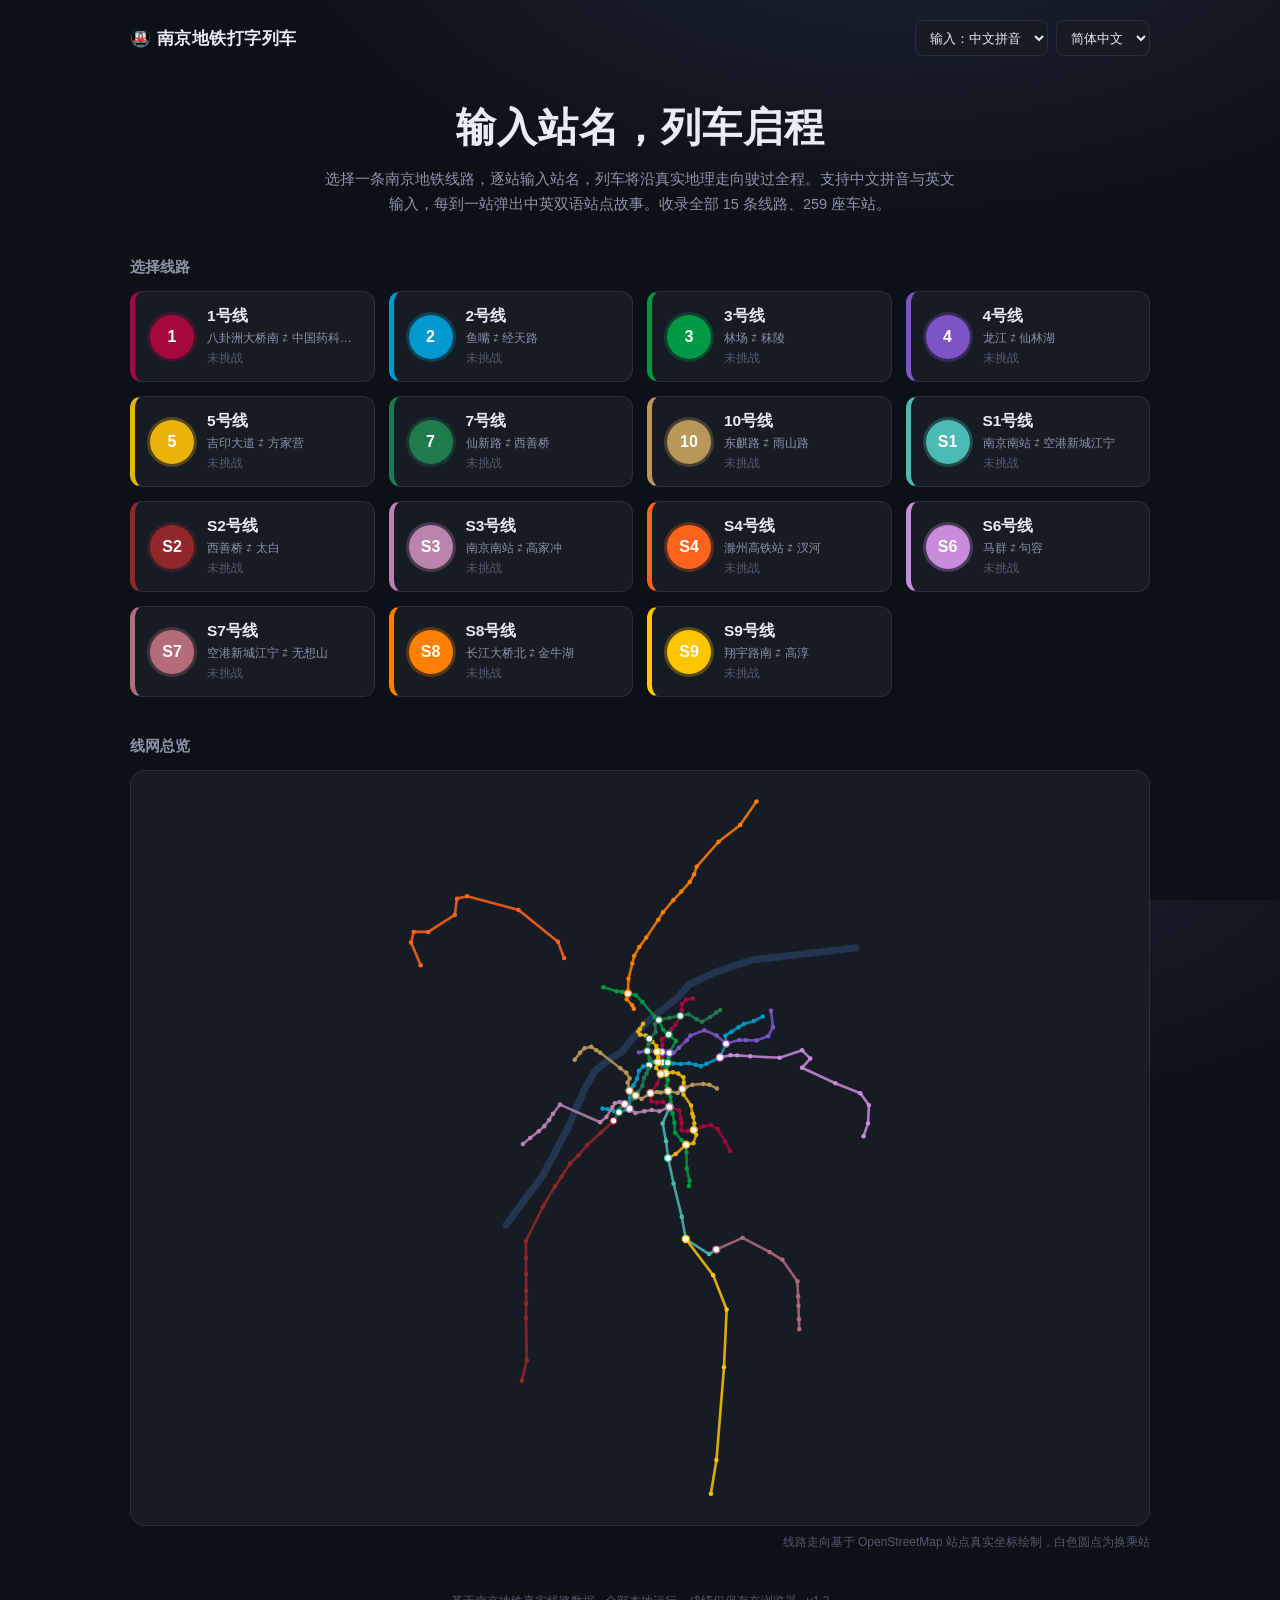
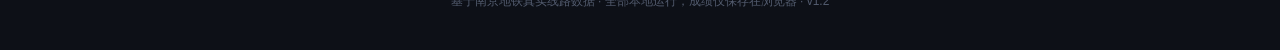
<file: index.html>
<!DOCTYPE html>
<html lang="zh-CN">
<head>
<meta charset="UTF-8">
<meta name="viewport" content="width=device-width, initial-scale=1.0, viewport-fit=cover">
<meta name="theme-color" content="#0d1017">
<title>南京地铁打字列车 · Nanjing Metro Typing</title>
<link rel="icon" href="data:image/svg+xml,<svg xmlns='http://www.w3.org/2000/svg' viewBox='0 0 100 100'><text y='.9em' font-size='90'>🚇</text></svg>">
<link rel="stylesheet" href="css/style.css">
</head>
<body>
<div id="app">

  <!-- 首页：选择线路 -->
  <section id="screen-home" class="screen">
    <header class="topbar">
      <div class="brand">🚇 <span data-i18n="title"></span></div>
      <div class="controls">
        <select id="mode-select" class="sel"></select>
        <select id="lang-select" class="sel"></select>
      </div>
    </header>
    <div class="hero">
      <h1 data-i18n="heroTitle"></h1>
      <p data-i18n="heroSub"></p>
    </div>
    <h2 class="section-title" data-i18n="selectLine"></h2>
    <main id="line-grid" class="line-grid"></main>
    <section class="netmap-sec">
      <h2 class="section-title" data-i18n="networkMap"></h2>
      <div id="network-map"></div>
      <p class="netmap-cap" data-i18n="netmapCap"></p>
    </section>
    <footer class="foot" data-i18n="footer"></footer>
  </section>

  <!-- 游戏中 -->
  <section id="screen-game" class="screen hidden">
    <header class="gamebar">
      <button id="btn-exit" class="ghostbtn" data-i18n="exit"></button>
      <button id="btn-pause" class="ghostbtn" aria-label="pause">⏸</button>
      <div id="game-linebadge" class="linebadge"></div>
      <div id="game-progress" class="progress-text"></div>
      <div id="game-timer" class="timer">0.0s</div>
    </header>

    <div id="map-wrap">
      <svg id="map-svg"></svg>
      <div id="train">🚆</div>
      <div id="hist-bubble" class="hist-bubble hidden">
        <div class="hb-head"><span class="hb-tag" data-i18n="histLabel"></span><b id="hb-station"></b></div>
        <div class="hb-text" id="hb-text"></div>
      </div>
    </div>
    <p class="map-cap" data-i18n="mapCap"></p>

    <div class="station-zh" id="station-zh"></div>

    <div class="type-zone" id="type-zone">
      <div class="kana-hint" id="kana-hint"></div>
      <div class="target" id="target"></div>
      <div class="hintbar" id="hintbar"></div>
    </div>

    <input id="ghost" autocomplete="off" autocapitalize="off" autocorrect="off" spellcheck="false" aria-label="typing input">

    <div class="livestats">
      <span><span data-i18n="wpm"></span> <b id="live-wpm">0</b></span>
      <span><span data-i18n="accuracy"></span> <b id="live-acc">100%</b></span>
      <span><span data-i18n="lastStation"></span> <b id="live-last">–</b></span>
    </div>
  </section>

  <!-- 结果页 -->
  <section id="screen-result" class="screen hidden">
    <div class="result-card">
      <h2 id="result-title"></h2>
      <div id="r-record" class="record-line"></div>
      <div class="result-grid">
        <div class="rstat"><span data-i18n="totalTime"></span><b id="r-time"></b></div>
        <div class="rstat"><span data-i18n="wpm"></span><b id="r-wpm"></b></div>
        <div class="rstat"><span data-i18n="accuracy"></span><b id="r-acc"></b></div>
        <div class="rstat"><span data-i18n="stations"></span><b id="r-stations"></b></div>
      </div>
      <h3 data-i18n="slowest"></h3>
      <ol id="r-slowest" class="slowest"></ol>
      <div class="btnrow">
        <button id="btn-retry" class="primary"></button>
        <button id="btn-home"></button>
        <button id="btn-copy"></button>
      </div>
    </div>
  </section>

  <!-- 暂停浮层 -->
  <div id="pause-overlay" class="overlay hidden">
    <div class="pause-card">
      <h2 data-i18n="paused"></h2>
      <div class="btnrow">
        <button id="btn-resume" class="primary"></button>
        <button id="btn-quit"></button>
      </div>
    </div>
  </div>

</div>
<script src="js/data.js"></script>
<script src="js/i18n.js"></script>
<script src="js/game.js"></script>
</body>
</html>
</file>
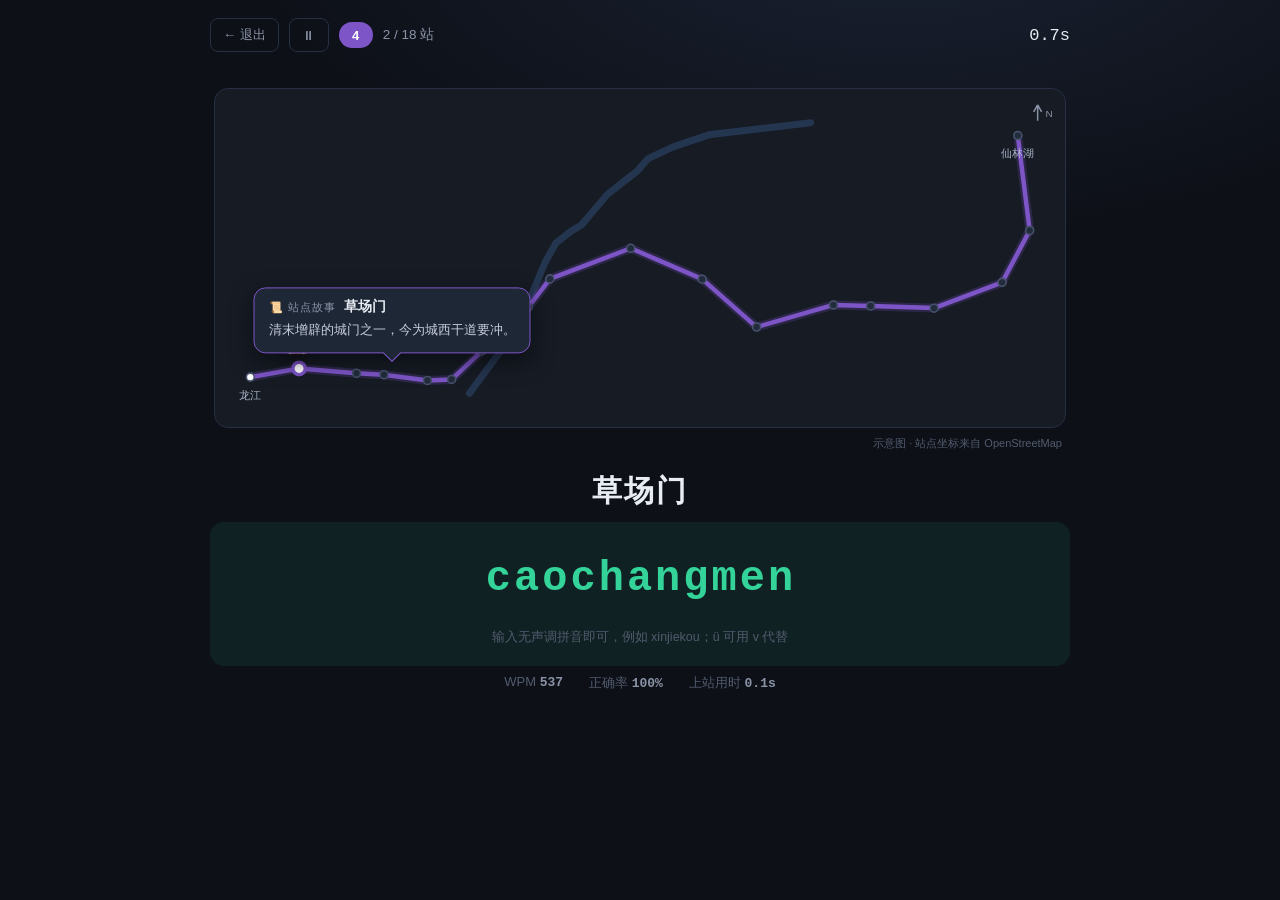
<file: test/demo.html>
<!DOCTYPE html>
<html lang="zh-CN">
<head>
<meta charset="UTF-8">
<meta name="viewport" content="width=device-width, initial-scale=1.0, viewport-fit=cover">
<title>游戏画面演示</title>
<link rel="stylesheet" href="../css/style.css">
</head>
<body>
<div id="app">
  <section id="screen-home" class="screen">
    <header class="topbar"><div class="brand">🚇 <span data-i18n="title"></span></div>
      <div class="controls"><select id="mode-select" class="sel"></select><select id="lang-select" class="sel"></select></div></header>
    <div class="hero"><h1 data-i18n="heroTitle"></h1><p data-i18n="heroSub"></p></div>
    <h2 class="section-title" data-i18n="selectLine"></h2>
    <main id="line-grid" class="line-grid"></main>
    <footer class="foot" data-i18n="footer"></footer>
  </section>
  <section id="screen-game" class="screen hidden">
    <header class="gamebar">
      <button id="btn-exit" class="ghostbtn" data-i18n="exit"></button>
      <button id="btn-pause" class="ghostbtn">⏸</button>
      <div id="game-linebadge" class="linebadge"></div>
      <div id="game-progress" class="progress-text"></div>
      <div id="game-timer" class="timer">0.0s</div>
    </header>
    <div id="map-wrap"><svg id="map-svg"></svg><div id="train">🚆</div>
      <div id="hist-bubble" class="hist-bubble hidden">
        <div class="hb-head"><span class="hb-tag" data-i18n="histLabel"></span><b id="hb-station"></b></div>
        <div class="hb-text" id="hb-text"></div>
      </div>
    </div>
    <p class="map-cap" data-i18n="mapCap"></p>
    <div class="station-zh" id="station-zh"></div>
    <div class="type-zone" id="type-zone">
      <div class="kana-hint" id="kana-hint"></div>
      <div class="target" id="target"></div>
      <div class="hintbar" id="hintbar"></div>
    </div>
    <input id="ghost" autocomplete="off" autocapitalize="off" autocorrect="off" spellcheck="false">
    <div class="livestats">
      <span><span data-i18n="wpm"></span> <b id="live-wpm">0</b></span>
      <span><span data-i18n="accuracy"></span> <b id="live-acc">100%</b></span>
      <span><span data-i18n="lastStation"></span> <b id="live-last">–</b></span>
    </div>
  </section>
  <section id="screen-result" class="screen hidden">
    <div class="result-card">
      <h2 id="result-title"></h2><div id="r-record" class="record-line"></div>
      <div class="result-grid">
        <div class="rstat"><span data-i18n="totalTime"></span><b id="r-time"></b></div>
        <div class="rstat"><span data-i18n="wpm"></span><b id="r-wpm"></b></div>
        <div class="rstat"><span data-i18n="accuracy"></span><b id="r-acc"></b></div>
        <div class="rstat"><span data-i18n="stations"></span><b id="r-stations"></b></div>
      </div>
      <h3 data-i18n="slowest"></h3><ol id="r-slowest" class="slowest"></ol>
      <div class="btnrow"><button id="btn-retry" class="primary"></button><button id="btn-home"></button><button id="btn-copy"></button></div>
    </div>
  </section>
  <div id="pause-overlay" class="overlay hidden">
    <div class="pause-card"><h2 data-i18n="paused"></h2>
      <div class="btnrow"><button id="btn-resume" class="primary"></button><button id="btn-quit"></button></div></div>
  </div>
</div>
<script src="../js/data.js"></script>
<script src="../js/i18n.js"></script>
<script src="../js/game.js"></script>
<script>
/* 演示：自动进入 4 号线并完成前 5 站，展示地图+气泡+打字区 */
setTimeout(() => {
  const { S, feedChar } = globalThis.__NRT;
  const line = NANJING_LINES.find((l) => l.id === "L4");
  globalThis.__NRT.startGame(line);
  let i = 0;
  const step = () => {
    if (i >= 5) return;
    const st = line.stations[i];
    for (const ch of st.py) feedChar(ch);
    i++;
    setTimeout(step, 500);
  };
  step();
}, 300);
</script>
</body>
</html>
</file>
<file: css/style.css>
/* 南京地铁打字列车 —— 样式（含真实坐标地图与移动端适配） */
:root {
  --bg: #0d1017;
  --card: #161b24;
  --card2: #1c2330;
  --line: #263042;
  --text: #e8ecf3;
  --dim: #8b94a7;
  --faint: #525b6e;
  --ok: #34d399;
  --bad: #f87171;
  --accent: #e4002b;
  --mono: "JetBrains Mono", "Cascadia Code", Consolas, "Courier New", monospace;
  --sans: -apple-system, "Segoe UI", "Noto Sans SC", "Microsoft YaHei", "Hiragino Sans", sans-serif;
}
* { box-sizing: border-box; margin: 0; padding: 0; }
html, body { height: 100%; }
body {
  background: radial-gradient(1200px 600px at 70% -10%, #1a2233 0%, var(--bg) 55%);
  color: var(--text);
  font-family: var(--sans);
  min-height: 100vh;
  touch-action: manipulation; /* 消除移动端双击缩放延迟 */
  -webkit-tap-highlight-color: transparent;
}
.hidden { display: none !important; }
button { font-family: inherit; cursor: pointer; }

/* ---------- 首页 ---------- */
#screen-home { max-width: 1060px; margin: 0 auto; padding: 20px 20px 40px; }
.topbar { display: flex; align-items: center; justify-content: space-between; gap: 12px; }
.brand { font-size: 17px; font-weight: 700; letter-spacing: .5px; }
.controls { display: flex; gap: 8px; }
.sel {
  background: var(--card); color: var(--text); border: 1px solid var(--line);
  border-radius: 8px; padding: 7px 10px; font-size: 13px; outline: none;
  min-height: 36px;
}
.hero { text-align: center; padding: 44px 0 36px; }
.hero h1 { font-size: clamp(26px, 4.5vw, 40px); font-weight: 800; letter-spacing: 1px; }
.hero p { color: var(--dim); margin-top: 12px; max-width: 640px; margin-inline: auto; line-height: 1.7; font-size: 14.5px; }
.section-title { font-size: 15px; color: var(--dim); font-weight: 600; margin: 6px 0 14px; }

.line-grid { display: grid; grid-template-columns: repeat(auto-fill, minmax(240px, 1fr)); gap: 14px; }
.line-card {
  --lc: var(--accent);
  display: flex; gap: 13px; align-items: center; text-align: left;
  background: var(--card); border: 1px solid var(--line); border-left: 5px solid var(--lc);
  color: var(--text); border-radius: 12px; padding: 14px 15px; min-height: 76px;
  transition: transform .15s ease, border-color .15s ease, background .15s ease;
}
.line-card:hover { transform: translateY(-3px); background: var(--card2); border-color: var(--lc); }
.lc-badge {
  flex: 0 0 auto; width: 44px; height: 44px; border-radius: 50%;
  background: var(--lc); color: #fff; font-weight: 800; font-size: 16px;
  display: flex; align-items: center; justify-content: center;
  box-shadow: 0 0 0 3px color-mix(in srgb, var(--lc) 28%, transparent);
}
.lc-info { display: flex; flex-direction: column; gap: 3px; min-width: 0; }
.lc-info b { font-size: 15.5px; }
.lc-info i { font-style: normal; color: var(--dim); font-size: 12px; white-space: nowrap; overflow: hidden; text-overflow: ellipsis; }
.lc-info em { font-style: normal; color: var(--faint); font-size: 12px; }
.lc-info em.has-best { color: var(--ok); }

.netmap-sec { margin-top: 40px; }
#network-map svg { width: 100%; height: auto; display: block; background: var(--card); border: 1px solid var(--line); border-radius: 14px; }
.netmap-cap { color: var(--faint); font-size: 12px; margin-top: 8px; text-align: right; }
.foot { text-align: center; color: var(--faint); font-size: 12px; margin-top: 42px; }

/* ---------- 游戏页 ---------- */
#screen-game {
  max-width: 900px; margin: 0 auto; padding: 18px 20px calc(18px + env(safe-area-inset-bottom));
  display: flex; flex-direction: column; min-height: 100vh;
}
.gamebar { display: flex; align-items: center; gap: 10px; flex-wrap: wrap; }
.ghostbtn {
  background: transparent; border: 1px solid var(--line); color: var(--dim);
  border-radius: 8px; padding: 6px 12px; font-size: 13px; min-height: 34px; min-width: 40px;
}
.ghostbtn:hover { color: var(--text); border-color: var(--dim); }
.linebadge {
  --lc: var(--accent);
  min-width: 34px; height: 26px; padding: 0 8px; border-radius: 13px;
  background: var(--lc); color: #fff; font-weight: 700; font-size: 13px;
  display: flex; align-items: center; justify-content: center;
}
.progress-text { color: var(--dim); font-size: 13.5px; }
.timer { margin-left: auto; font-family: var(--mono); font-size: 17px; color: var(--text); }

/* ---------- 地图 ---------- */
#map-wrap { position: relative; margin: 36px 4px 4px; height: 340px; }
#map-svg { width: 100%; height: 100%; display: block; background: var(--card); border: 1px solid var(--line); border-radius: 14px; }
.map-cap { color: var(--faint); font-size: 11px; text-align: right; margin: 4px 8px 0 0; }
#train {
  position: absolute; left: 0; top: 0; font-size: 24px;
  transition: transform .5s cubic-bezier(.22, 1, .36, 1);
  filter: drop-shadow(0 2px 6px rgba(0,0,0,.55));
  pointer-events: none; z-index: 5;
}
.mp-river { fill: none; stroke: #33517a; stroke-width: 7; stroke-linecap: round; stroke-linejoin: round; opacity: .5; }
.mp-glow { fill: none; stroke-width: 9; opacity: .22; stroke-linecap: round; stroke-linejoin: round; }
.mp-line { fill: none; stroke-width: 4.5; stroke-linecap: round; stroke-linejoin: round; }
.mp-net-line { fill: none; stroke-width: 2.6; stroke-linecap: round; stroke-linejoin: round; opacity: .85; }
.mp-st { fill: #232c3d; stroke: #46536b; stroke-width: 1.6; }
.mp-st.past { fill: #fff; stroke-width: 1.6; }
.mp-cur { fill: #fff; stroke-width: 3; }
.mp-ring {
  fill: none; stroke-width: 2; opacity: .8;
  transform-box: fill-box; transform-origin: center;
  animation: mpring 1.6s ease-out infinite;
}
@keyframes mpring {
  0% { transform: scale(1); opacity: .8; }
  100% { transform: scale(2.6); opacity: 0; }
}
.mp-lbl { font-size: 11px; fill: #aab4c8; font-family: var(--sans); }
.mp-north { stroke: #8b94a7; stroke-width: 1.5; fill: none; }
.mp-north-txt { font-size: 10px; fill: #8b94a7; font-family: var(--sans); }

/* 站名与打字区 */
.station-zh { text-align: center; font-size: 30px; font-weight: 800; margin-top: 20px; letter-spacing: 2px; }
.type-zone { text-align: center; margin-top: 10px; padding: 26px 12px 20px; border-radius: 14px; transition: background .25s; }
.type-zone.flash { background: rgba(52, 211, 153, .09); }
.kana-hint { color: var(--dim); font-size: 15px; margin-bottom: 8px; letter-spacing: 1px; }
.target {
  font-family: var(--mono); font-size: clamp(22px, 5vw, 42px); font-weight: 600;
  letter-spacing: 1px; word-break: break-all; line-height: 1.5;
}
.tk { padding: 0 1px; border-radius: 3px; }
.tk.pending { color: #55607a; }
.tk.opt { color: #3d4658; font-style: italic; }
.tk.auto { color: #3d4658; }
.tk.ok { color: var(--ok); }
.tk.typing { color: var(--text); background: color-mix(in srgb, var(--lc) 55%, transparent); box-shadow: 0 2px 0 0 var(--lc); }
.tk.wrong { color: var(--bad); background: rgba(248, 113, 113, .14); animation: shake .18s; }
@keyframes shake { 0%,100% { transform: translateX(0); } 25% { transform: translateX(-3px); } 75% { transform: translateX(3px); } }
.hintbar { margin-top: 18px; color: var(--faint); font-size: 12.5px; }

/* 隐藏输入框：移动端固定在视口内，保证键盘正常唤起；字号 16px 防 iOS 聚焦缩放 */
#ghost {
  position: fixed; bottom: 0; left: 0; width: 1px; height: 1px;
  opacity: .01; border: none; background: transparent; color: transparent;
  font-size: 16px; z-index: -1; caret-color: transparent;
}

.livestats { display: flex; justify-content: center; gap: 26px; color: var(--faint); font-size: 13px; margin-top: 8px; }
.livestats b { color: var(--dim); font-family: var(--mono); font-weight: 600; }

/* ---------- 结果页 ---------- */
#screen-result { display: flex; align-items: center; justify-content: center; min-height: 100vh; padding: 24px; }
.result-card {
  background: var(--card); border: 1px solid var(--line); border-radius: 18px;
  padding: 34px 36px; width: 100%; max-width: 600px;
}
.result-card h2 { font-size: 22px; margin-bottom: 6px; }
.record-line { color: var(--ok); font-size: 14px; min-height: 20px; margin-bottom: 14px; }
.result-grid { display: grid; grid-template-columns: repeat(4, 1fr); gap: 10px; margin-bottom: 22px; }
.rstat {
  background: var(--card2); border: 1px solid var(--line); border-radius: 10px;
  padding: 12px 8px; text-align: center; display: flex; flex-direction: column; gap: 5px;
}
.rstat span { color: var(--faint); font-size: 12px; }
.rstat b { font-family: var(--mono); font-size: 17px; }
.result-card h3 { color: var(--dim); font-size: 13.5px; margin-bottom: 8px; }
.slowest { list-style-position: inside; color: var(--dim); font-size: 13.5px; display: flex; flex-direction: column; gap: 4px; margin-bottom: 24px; }
.slowest b { color: var(--text); font-family: var(--mono); font-weight: 600; }
.btnrow { display: flex; gap: 10px; }
.btnrow button {
  flex: 1; padding: 11px 0; border-radius: 10px; font-size: 14px; min-height: 44px;
  background: var(--card2); color: var(--text); border: 1px solid var(--line);
}
.btnrow button:hover { border-color: var(--dim); }
.btnrow button.primary { background: var(--accent); border-color: transparent; color: #fff; font-weight: 700; }
.btnrow button.primary:hover { filter: brightness(1.1); }

/* ---------- 暂停 ---------- */
.overlay {
  position: fixed; inset: 0; background: rgba(8, 10, 15, .72); backdrop-filter: blur(4px);
  display: flex; align-items: center; justify-content: center; z-index: 50; padding: 20px;
}
.pause-card { background: var(--card); border: 1px solid var(--line); border-radius: 16px; padding: 30px 34px; width: 300px; text-align: center; }
.pause-card h2 { font-size: 19px; margin-bottom: 20px; }

/* ---------- 站点故事气泡（锚定地图上的车站点） ---------- */
.hist-bubble {
  position: absolute; max-width: min(360px, calc(100vw - 28px));
  padding: 10px 14px 11px; z-index: 6; text-align: left;
  background: #1e2736; border: 1px solid var(--lc, #8b94a7); border-radius: 12px;
  box-shadow: 0 8px 22px rgba(0, 0, 0, .5);
  transform: translate(-50%, -100%);
}
.hist-bubble::after {
  content: ""; position: absolute; bottom: -7px; left: 50%; margin-left: -7px;
  width: 12px; height: 12px; transform: rotate(45deg); background: #1e2736;
  border-right: 1px solid var(--lc, #8b94a7); border-bottom: 1px solid var(--lc, #8b94a7);
}
.hist-bubble.hb-pop { animation: hbpop .3s ease-out; }
@keyframes hbpop {
  from { opacity: 0; transform: translate(-50%, -100%) translateY(8px) scale(.95); }
  to { opacity: 1; transform: translate(-50%, -100%) translateY(0) scale(1); }
}
.hb-head { display: flex; align-items: baseline; gap: 8px; margin-bottom: 4px; }
.hb-tag { font-size: 11px; color: var(--dim); letter-spacing: 1px; white-space: nowrap; }
#hb-station { font-size: 13.5px; }
.hb-text { font-size: 12.5px; line-height: 1.65; color: #c6cddc; }

/* ---------- 移动端 ---------- */
@media (max-width: 640px) {
  #screen-home { padding: 14px 14px 32px; }
  .hero { padding: 26px 0 22px; }
  .hero p { font-size: 13px; }
  .line-grid { grid-template-columns: 1fr; gap: 10px; }
  .line-card { min-height: 68px; padding: 12px 13px; }
  .netmap-sec { margin-top: 28px; }

  #screen-game { padding: 12px 12px calc(14px + env(safe-area-inset-bottom)); }
  #map-wrap { height: 250px; margin: 28px 2px 2px; }
  .map-cap { display: none; }
  #train { font-size: 20px; }
  .gamebar { gap: 8px; }
  .timer { font-size: 15px; }
  .progress-text { font-size: 12px; }
  .station-zh { font-size: 24px; margin-top: 14px; }
  .type-zone { padding: 16px 8px 14px; }
  .kana-hint { font-size: 13px; }
  .hintbar { font-size: 11.5px; margin-top: 12px; }
  .livestats { gap: 14px; font-size: 12px; }

  .hb-text { font-size: 12px; }
  .result-card { padding: 24px 20px; }
  .result-grid { grid-template-columns: repeat(2, 1fr); }
  .btnrow { flex-wrap: wrap; }
  .btnrow button { min-width: 130px; }
}
</file>
